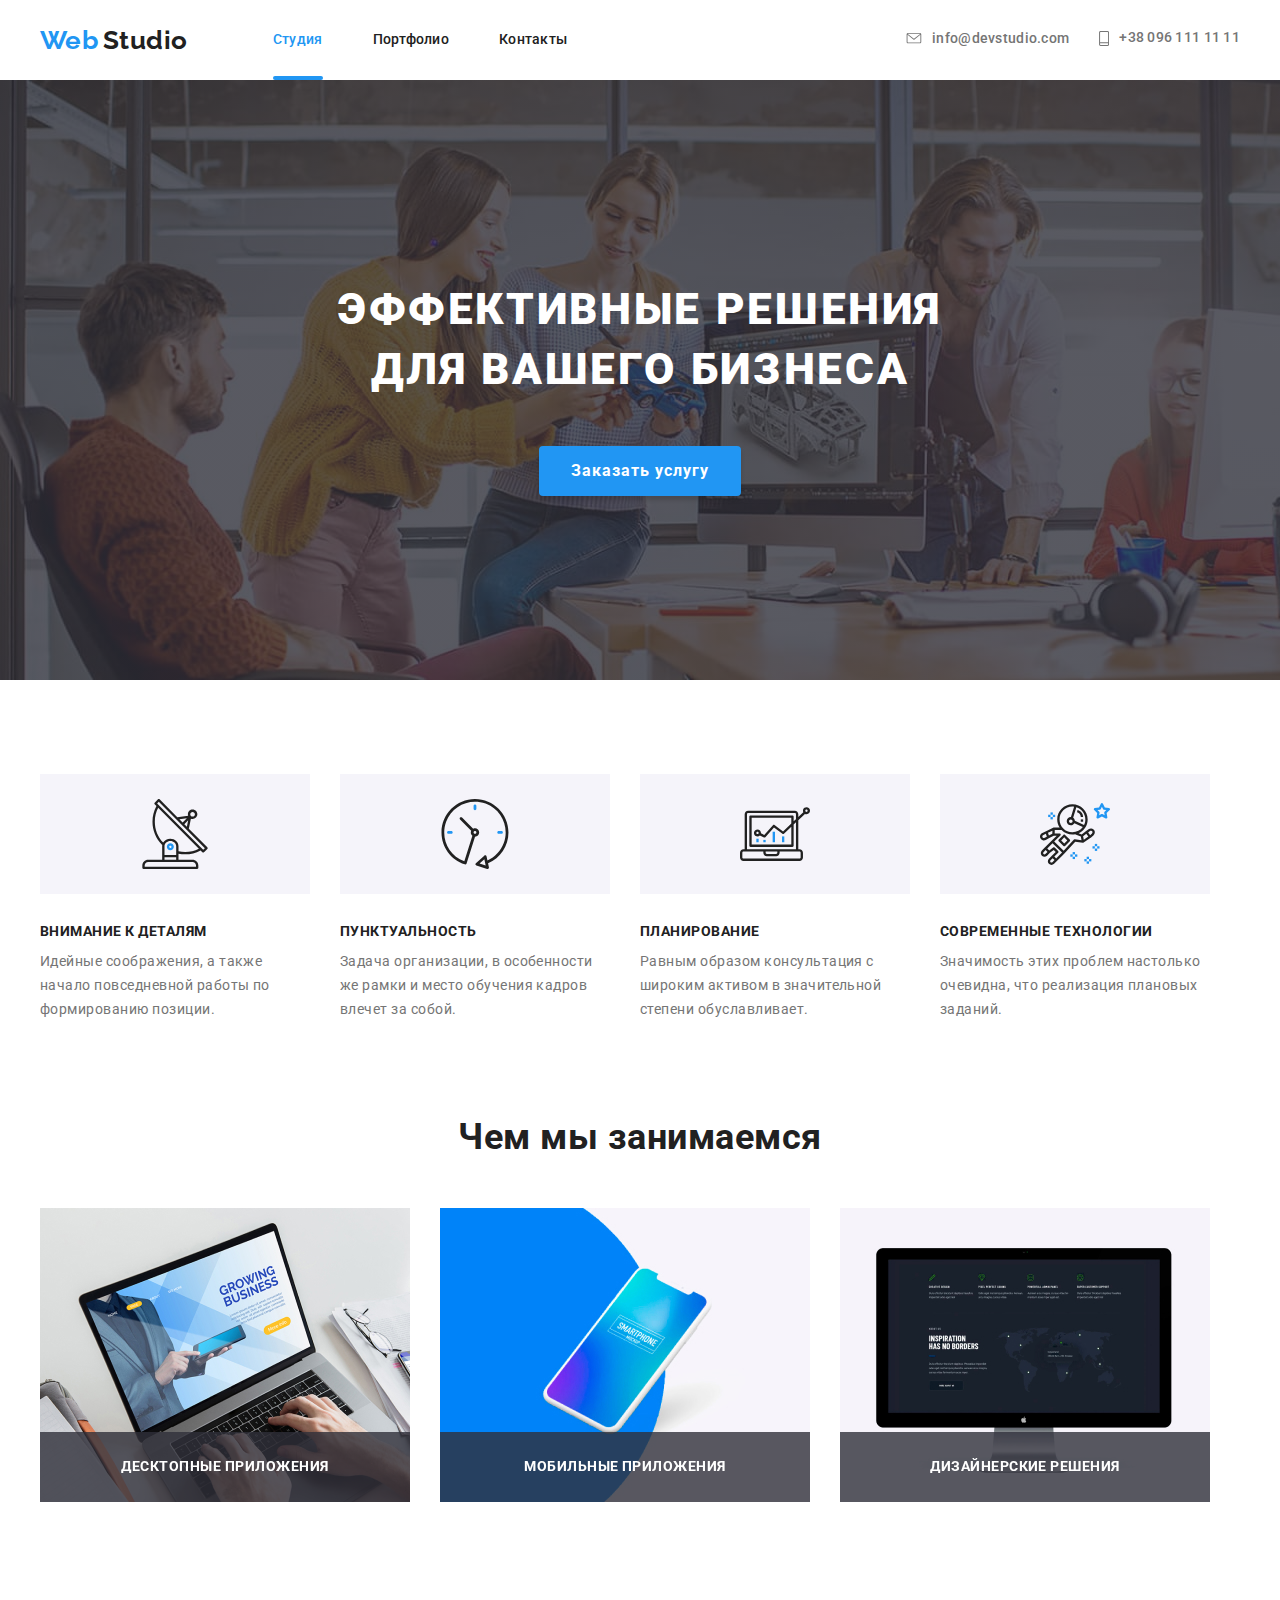
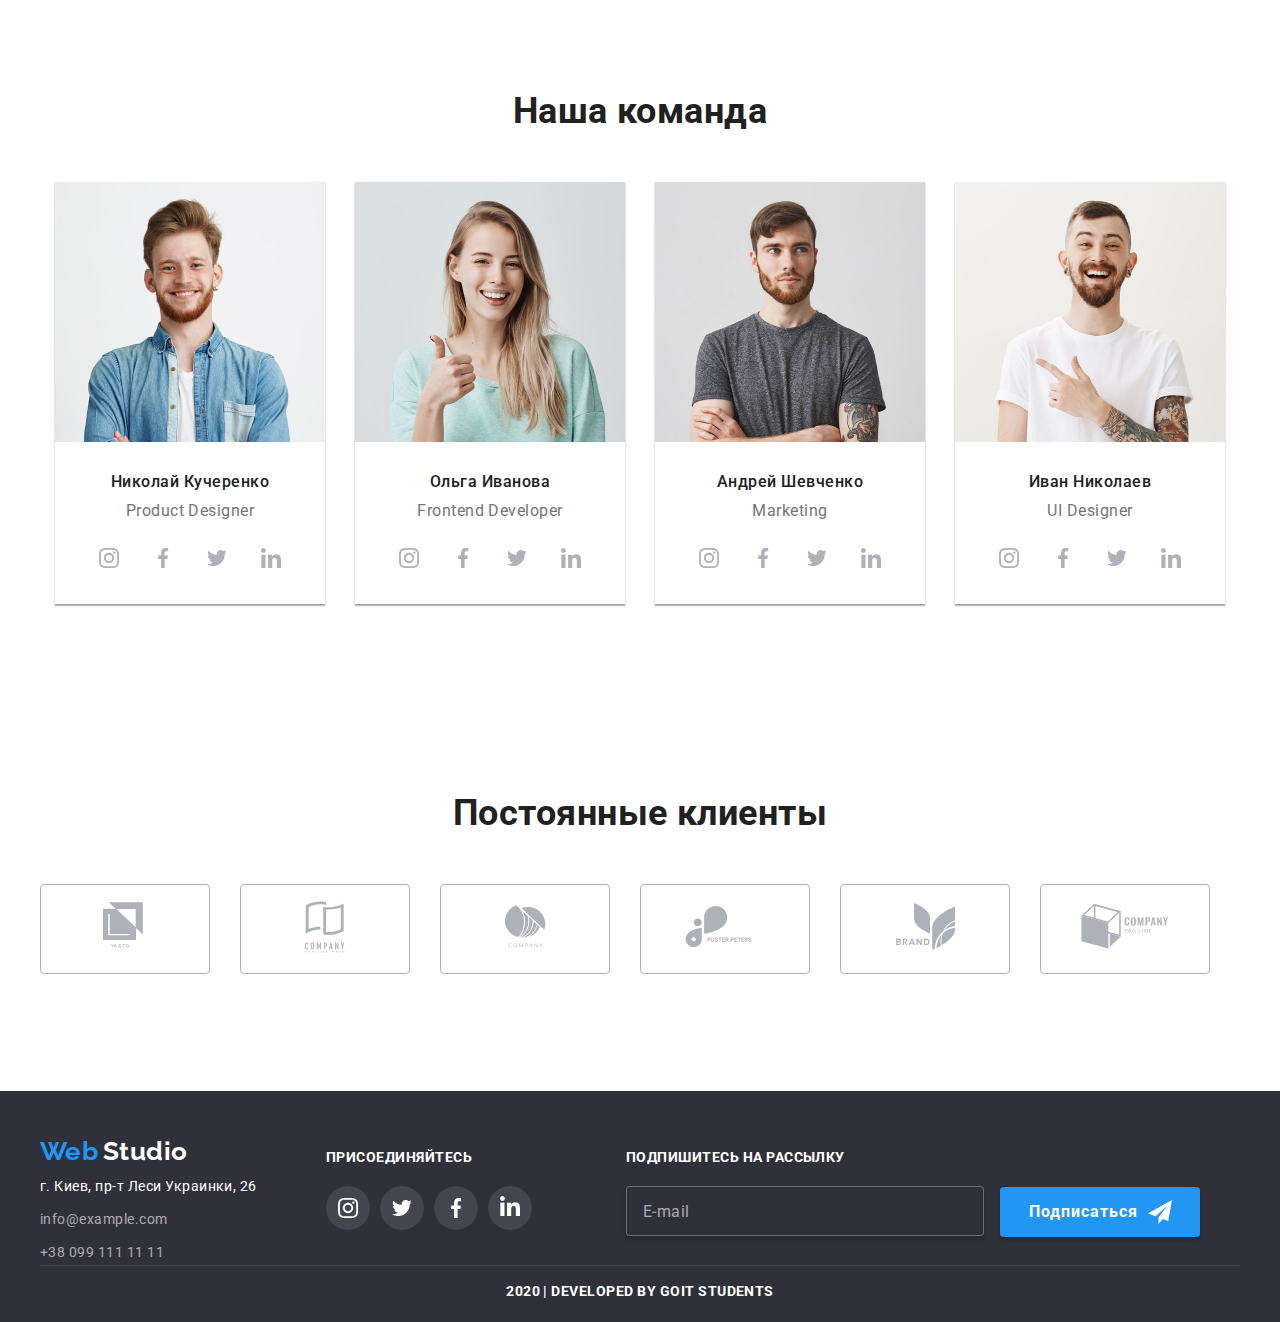
<file: index.html>
<!DOCTYPE html>
<html lang="ru">
  <head>
    <meta charset="UTF-8" />
    <meta name="viewport" content="width=device-width, initial-scale=1.0" />
    <title>Document</title>
    <link
      rel="stylesheet"
      href="https://cdnjs.cloudflare.com/ajax/libs/modern-normalize/0.6.0/modern-normalize.min.css"
    />
    <link
      href="https://fonts.googleapis.com/css2?family=Raleway:wght@700&family=Roboto:wght@400;500;700;900&display=swap"
      rel="stylesheet"
    />
    <link rel="stylesheet" href="./style.css" />
  </head>
  <body>
    <!-- Header -->
    <header>
      <div class="container">
        <nav class="first-nav">
          <a href="./index.html"
            ><span class="web-logo">Web</span>
            <span class="studio-logo">Studio</span></a
          >
          <ul class="header-nav">
            <li class="item">
              <a class="link this" href="./index.html">Студия</a>
            </li>
            <li class="item">
              <a href="./portfolio.html" class="link">Портфолио</a>
            </li>
            <li class="item"><a href="" class="link">Контакты</a></li>
          </ul>
          <ul class="contacts">
            <li class="item">
              <a href="" class="email">
                <svg width="16" height="11" class="contacts-icon">
                  <use href="./images/sprite-svg.svg#icon-email"></use>
                </svg>
                info@devstudio.com</a
              >
            </li>
            <li class="item">
              <a href="" class="phone">
                <svg width="10" height="15" class="contacts-icon">
                  <use href="./images/sprite-svg.svg#icon-phone"></use>
                </svg>
                +38 096 111 11 11</a
              >
            </li>
          </ul>
        </nav>
      </div>
    </header>
    <main>
      <!--Hero-->
      <section class="hero">
        <div class="container">
          <h1 class="hero-title">
            Эффективные решения <br />
            для вашего бизнеса
          </h1>
          <p>
            <a class="hero-button" data-modal-open>Заказать услугу</a>
          </p>

          <div class="backdrop is-hidden" data-modal>
            <div class="modal">
              <button class="close-button" data-modal-close>
                <svg width="11" height="11" class="close-svg">
                  <use href="./images/svg/close.svg#close"></use>
                </svg>
              </button>
              <p class="modal-title">
                Оставьте свои данные, мы вам перезвоним
              </p>
              <form action="" autocomplete="off">
                <label class="form-field">
                  <input
                    type="text"
                    name="name"
                    id="name"
                    class="form name"
                    placeholder=" "
                  />
                  <span class="label">Имя</span>
                  <svg width="18" height="18" class="modal-icon">
                    <use href="./images/svg/persone.svg#persone"></use>
                  </svg>
                </label>
                <label class="form-field">
                  <input
                    type="tel"
                    name="tel"
                    id="tel"
                    class="form tel"
                    placeholder=" "
                  />
                  <span class="label">Телефон</span>
                  <svg width="18" height="18" class="modal-icon">
                    <use href="./images/svg/modal-phone.svg#modal-phone"></use>
                  </svg>
                </label>
                <label class="form-field">
                  <input
                    type="email"
                    name="email"
                    id="email"
                    class="form modal-email"
                    placeholder=" "
                  />
                  <span class="label">Почта</span>
                  <svg width="18" height="18" class="modal-icon">
                    <use href="./images/svg/modal-email.svg#modal-email"></use>
                  </svg>
                </label>

                <textarea
                  name="comment"
                  id="comment"
                  placeholder="Комментарий"
                ></textarea>
                <br />
                <div role="group" class="div-checkbox">
                  <label class="checkbox-label">
                    <input type="checkbox" name="checkbox" class="checkbox" />
                    <span class="custom-checkbox"></span>
                    Соглашаюсь с рассылкой и принимаю
                    <a href="" class="modal-link">Условия договора</a></label
                  >
                </div>

                <a href="" class="hero-button">Отправить</a>
              </form>
            </div>
          </div>
        </div>
      </section>
      <!-- Avantages -->
      <section class="avantages-section">
        <div class="container">
          <ul class="aventages-list">
            <li class="item">
              <div class="image-container">
                <svg width="70" height="70" class="aventages-icon">
                  <use href="./images/sprite-svg.svg#icon-antenna"></use>
                </svg>
              </div>
              <h3 class="avantages-title">Внимание к деталям</h3>
              <p class="avantages-text">
                Идейные соображения, а также начало повседневной работы по
                формированию позиции.
              </p>
            </li>
            <li class="item">
              <div class="image-container">
                <svg width="70" height="70" class="aventages-icon">
                  <use href="./images/sprite-svg.svg#icon-clock"></use>
                </svg>
              </div>

              <h3 class="avantages-title">Пунктуальность</h3>
              <p class="avantages-text">
                Задача организации, в особенности же рамки и место обучения
                кадров влечет за собой.
              </p>
            </li>
            <li class="item">
              <div class="image-container">
                <svg width="70" height="70" class="aventages-icon">
                  <use href="./images/sprite-svg.svg#icon-diagram"></use>
                </svg>
              </div>

              <h3 class="avantages-title">Планирование</h3>
              <p class="avantages-text">
                Равным образом консультация с широким активом в значительной
                степени обуславливает.
              </p>
            </li>
            <li class="item">
              <div class="image-container">
                <svg width="70" height="70" class="aventages-icon">
                  <use href="./images/sprite-svg.svg#icon-astronaut"></use>
                </svg>
              </div>

              <h3 class="avantages-title">Современные технологии</h3>
              <p class="avantages-text">
                Значимость этих проблем настолько очевидна, что реализация
                плановых заданий.
              </p>
            </li>
          </ul>
        </div>
      </section>
      <!-- Our work -->
      <section class="work-section">
        <div class="container">
          <h2 class="work-title">Чем мы занимаемся</h2>
          <ul class="work-list">
            <li class="item">
              <img
                class="work-image"
                src="./images/index/decorating.jpg"
                alt="Photo"
                width="370"
                height="294"
              />

              <div class="examples-container">
                <h3 class="examples">Десктопные приложения</h3>
              </div>
            </li>

            <li class="item">
              <img
                class="work-image"
                src="./images/index/mobile.jpg"
                alt="Photo"
                width="370"
                height="294"
              />
              <div class="examples-container">
                <h3 class="examples">Мобильные приложения</h3>
              </div>
            </li>

            <li class="item">
              <img
                class="work-image"
                src="./images/index/decigner.jpg"
                alt="Photo"
                width="370"
                height="294"
              />
              <div class="examples-container">
                <h3 class="examples">Дизайнерские решения</h3>
              </div>
            </li>
          </ul>
        </div>
      </section>
      <!-- Our team -->
      <section class="team-section">
        <div class="container">
          <h2 class="team-title">Наша команда</h2>
          <ul class="team-list">
            <li class="item">
              <img
                class="team-images"
                src="./images/index/product-designer.jpg"
                alt="Photo"
                width="270"
                height="260"
              />
              <p class="worker-name">Николай Кучеренко</p>
              <p class="name-of-work">Product Designer</p>

              <ul class="links">
                <li class="item">
                  <a
                    href=""
                    class="social-networks"
                    aria-label="Link to Instagram"
                    ><div class="networks instagram">
                      <svg width="20" height="20" class="link-icon">
                        <use
                          href="./images/sprite-svg.svg#icon-instagram"
                        ></use>
                      </svg></div
                  ></a>
                </li>
                <li class="item">
                  <a
                    href=""
                    class="social-networks"
                    aria-label="Link to Twitter"
                    ><div class="networks">
                      <svg width="20" height="20" class="link-icon">
                        <use href="./images/sprite-svg.svg#icon-facebook"></use>
                      </svg></div
                  ></a>
                </li>
                <li class="item">
                  <a
                    href=""
                    class="social-networks"
                    aria-label="Link to Facebook"
                  >
                    <div class="networks">
                      <svg width="20" height="20" class="link-icon">
                        <use href="./images/sprite-svg.svg#icon-twitter"></use>
                      </svg>
                    </div>
                  </a>
                </li>
                <li class="item">
                  <a
                    href=""
                    class="social-networks"
                    aria-label="Link to LinkedIn"
                  >
                    <div class="networks">
                      <svg width="20" height="20" class="link-icon">
                        <use href="./images/sprite-svg.svg#icon-linkedin"></use>
                      </svg>
                    </div>
                  </a>
                </li>
              </ul>
            </li>
            <li class="item">
              <img
                class="team-images"
                src="./images/index/frontend-developer.jpg"
                alt="Photo"
                width="270"
                height="260"
              />
              <p class="worker-name">Ольга Иванова</p>
              <p class="name-of-work">Frontend Developer</p>
              <ul class="links">
                <li class="item">
                  <a
                    href=""
                    class="social-networks"
                    aria-label="Link to Instagram"
                  >
                    <div class="networks instagram">
                      <svg width="20" height="20" class="link-icon">
                        <use
                          href="./images/sprite-svg.svg#icon-instagram"
                        ></use>
                      </svg>
                    </div>
                  </a>
                </li>
                <li class="item">
                  <a
                    href=""
                    class="social-networks"
                    aria-label="Link to Twitter"
                  >
                    <div class="networks">
                      <svg width="20" height="20" class="link-icon">
                        <use href="./images/sprite-svg.svg#icon-facebook"></use>
                      </svg>
                    </div>
                  </a>
                </li>
                <li class="item">
                  <a
                    href=""
                    class="social-networks"
                    aria-label="Link to Facebook"
                  >
                    <div class="networks">
                      <svg width="20" height="20" class="link-icon">
                        <use href="./images/sprite-svg.svg#icon-twitter"></use>
                      </svg>
                    </div>
                  </a>
                </li>
                <li class="item">
                  <a
                    href=""
                    class="social-networks"
                    aria-label="Link to LinkedIn"
                  >
                    <div class="networks">
                      <svg width="20" height="20" class="link-icon">
                        <use href="./images/sprite-svg.svg#icon-linkedin"></use>
                      </svg>
                    </div>
                  </a>
                </li>
              </ul>
            </li>
            <li class="item">
              <img
                class="team-images"
                src="./images/index/marketing.jpg"
                alt="Photo"
                width="270"
                height="260"
              />
              <p class="worker-name">Андрей Шевченко</p>
              <p class="name-of-work">Marketing</p>

              <ul class="links">
                <li class="item">
                  <a
                    href=""
                    class="social-networks"
                    aria-label="Link to Instagram"
                  >
                    <div class="networks instagram">
                      <svg width="20" height="20" class="link-icon">
                        <use
                          href="./images/sprite-svg.svg#icon-instagram"
                        ></use>
                      </svg>
                    </div>
                  </a>
                </li>
                <li class="item">
                  <a
                    href=""
                    class="social-networks"
                    aria-label="Link to Twitter"
                  >
                    <div class="networks">
                      <svg width="20" height="20" class="link-icon">
                        <use href="./images/sprite-svg.svg#icon-facebook"></use>
                      </svg>
                    </div>
                  </a>
                </li>
                <li class="item">
                  <a
                    href=""
                    class="social-networks"
                    aria-label="Link to Facebook"
                  >
                    <div class="networks">
                      <svg width="20" height="20" class="link-icon">
                        <use href="./images/sprite-svg.svg#icon-twitter"></use>
                      </svg>
                    </div>
                  </a>
                </li>
                <li class="item">
                  <a
                    href=""
                    class="social-networks"
                    aria-label="Link to LinkedIn"
                  >
                    <div class="networks">
                      <svg width="20" height="20" class="link-icon">
                        <use href="./images/sprite-svg.svg#icon-linkedin"></use>
                      </svg>
                    </div>
                  </a>
                </li>
              </ul>
            </li>
            <li class="item">
              <img
                class="team-images"
                src="./images/index/ui-designer.jpg"
                alt="Photo"
                width="270"
                height="260"
              />
              <p class="worker-name">Иван Николаев</p>
              <p class="name-of-work">UI Designer</p>

              <ul class="links">
                <li class="item">
                  <a
                    href=""
                    class="social-networks"
                    aria-label="Link to Instagram"
                  >
                    <div class="networks instagram">
                      <svg width="20" height="20" class="link-icon">
                        <use
                          href="./images/sprite-svg.svg#icon-instagram"
                        ></use>
                      </svg>
                    </div>
                  </a>
                </li>
                <li class="item">
                  <a
                    href=""
                    class="social-networks"
                    aria-label="Link to Twitter"
                  >
                    <div class="networks">
                      <svg width="20" height="20" class="link-icon">
                        <use href="./images/sprite-svg.svg#icon-facebook"></use>
                      </svg>
                    </div>
                  </a>
                </li>
                <li class="item">
                  <a
                    href=""
                    class="social-networks"
                    aria-label="Link to Facebook"
                  >
                    <div class="networks">
                      <svg width="20" height="20" class="link-icon">
                        <use href="./images/sprite-svg.svg#icon-twitter"></use>
                      </svg>
                    </div>
                  </a>
                </li>
                <li class="item">
                  <a
                    href=""
                    class="social-networks"
                    aria-label="Link to LinkedIn"
                  >
                    <div class="networks">
                      <svg width="20" height="20" class="link-icon">
                        <use href="./images/sprite-svg.svg#icon-linkedin"></use>
                      </svg>
                    </div>
                  </a>
                </li>
              </ul>
            </li>
          </ul>
        </div>
      </section>
      <!-- Often clients -->
      <section class="often-clients">
        <div class="container">
          <h2 class="clients-title">Постоянные клиенты</h2>
          <ul class="clients-list">
            <li class="item">
              <a href="">
                <svg width="44" height="49" class="clients-icon">
                  <use href="./images/sprite-svg.svg#icon-logo-1"></use>
                </svg>
              </a>
            </li>
            <li class="item">
              <a href="">
                <svg width="40" height="52" class="clients-icon">
                  <use href="./images/sprite-svg.svg#icon-logo-2"></use>
                </svg>
              </a>
            </li>
            <li class="item">
              <a href="">
                <svg width="41" height="43" class="clients-icon">
                  <use href="./images/sprite-svg.svg#icon-logo-3"></use>
                </svg>
              </a>
            </li>
            <li class="item">
              <a href=""
                ><svg width="80" height="42" class="clients-icon">
                  <use href="./images/sprite-svg.svg#icon-logo-4"></use>
                </svg>
              </a>
            </li>
            <li class="item">
              <a href=""
                ><svg width="59" height="47" class="clients-icon">
                  <use href="./images/sprite-svg.svg#icon-logo-5"></use>
                </svg>
              </a>
            </li>
            <li class="item">
              <a href="">
                <svg width="88" height="45" class="clients-icon">
                  <use href="./images/sprite-svg.svg#icon-logo-6"></use>
                </svg>
              </a>
            </li>
          </ul>
        </div>
      </section>
    </main>
    <!-- Footer -->
    <footer class="footer">
      <div class="container">
        <div class="flex">
          <div class="first-container">
            <p class="footer-logo">
              <span class="footer-web">Web</span>
              <span class="footer-studio">Studio</span>
            </p>
            <p class="communication street">г. Киев, пр-т Леси Украинки, 26</p>
            <p class="communication">info@example.com</p>
            <p class="communication">+38 099 111 11 11</p>
          </div>
          <div class="second-container">
            <b class="first-footer-communication">Присоединяйтесь</b>
            <ul class="footer-list">
              <li class="item">
                <a href="" aria-label="Link to Instagram">
                  <div class="footer-social instagram">
                    <svg width="20" height="20" class="footer-icon">
                      <use href="./images/sprite-svg.svg#icon-instagram"></use>
                    </svg>
                  </div>
                </a>
              </li>
              <li class="item">
                <a href="" aria-label="Link to Twitter">
                  <div class="footer-social">
                    <svg width="20" height="20" class="footer-icon">
                      <use href="./images/sprite-svg.svg#icon-twitter"></use>
                    </svg>
                  </div>
                </a>
              </li>
              <li class="item">
                <a href="" aria-label="Link to Facebook">
                  <div class="footer-social">
                    <svg width="20" height="20" class="footer-icon">
                      <use href="./images/sprite-svg.svg#icon-facebook"></use>
                    </svg>
                  </div>
                </a>
              </li>

              <li class="item">
                <div class="footer-social">
                  <a href="" aria-label="Link to LinkedIn">
                    <svg width="20" height="20" class="footer-icon">
                      <use href="./images/sprite-svg.svg#icon-linkedin"></use>
                    </svg>
                  </a>
                </div>
              </li>
            </ul>
          </div>
          <div class="third-container">
            <b class="first-footer-communication">Подпишитесь на рассылку</b>
            <br />
            <input
              type="email"
              name="footer-email"
              id="footer-email"
              placeholder="E-mail"
              class="footer-email"
            />
            <button class="footer-button">
              Подписаться
              <svg class="button-svg" width="24" height="24">
                <use href="./images/svg/fly.svg#fly"></use>
              </svg>
            </button>
          </div>
        </div>
        <p class="second-footer-communication">
          2020 | Developed by GoIT Students
        </p>
      </div>
    </footer>
    <script src="./js/modal.js"></script>
  </body>
</html>
</file>
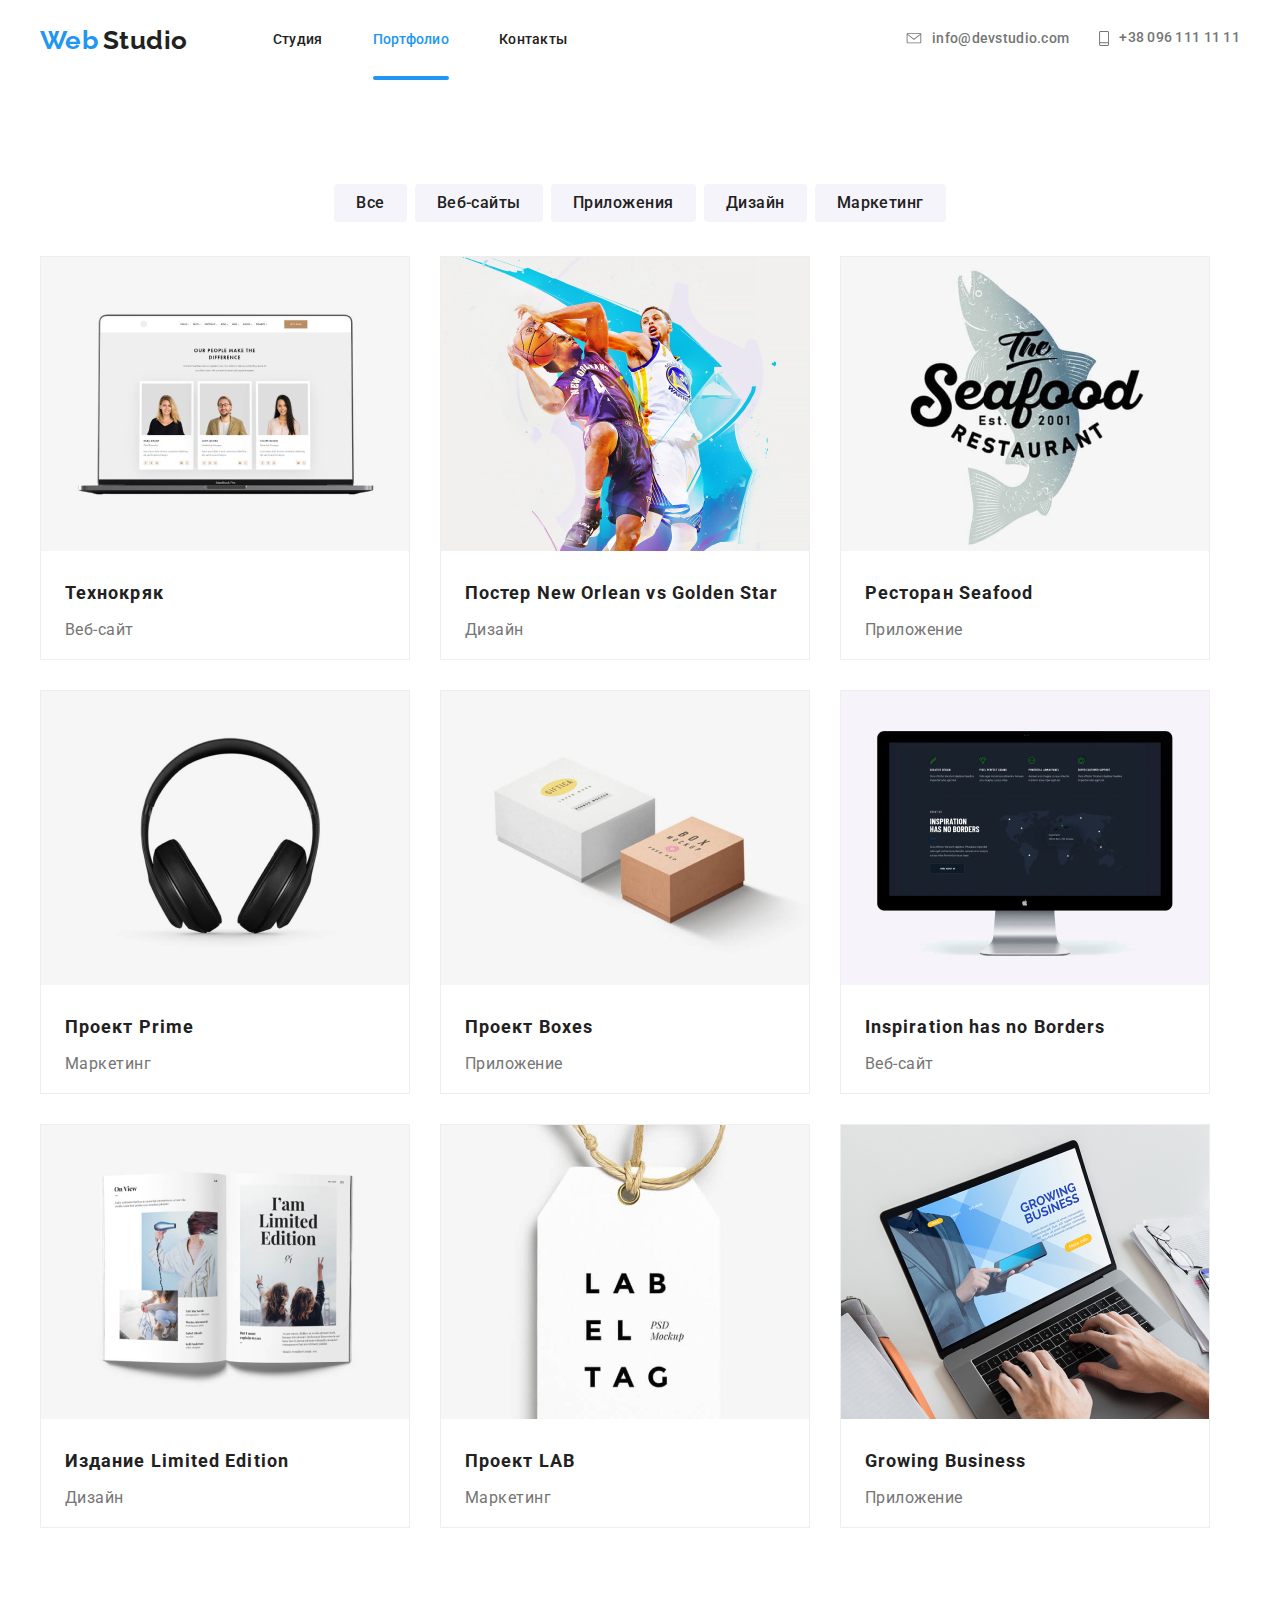
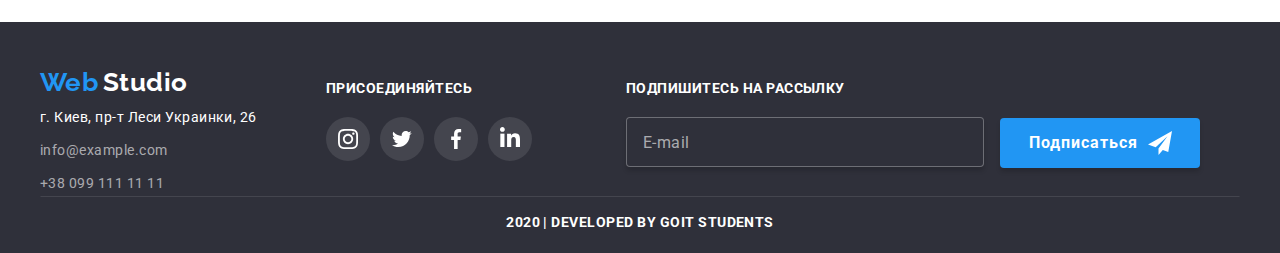
<file: portfolio.html>
<!DOCTYPE html>
<html lang="en">
  <head>
    <meta charset="UTF-8" />
    <meta name="viewport" content="width=device-width, initial-scale=1.0" />
    <title>Document</title>
    <link
      rel="stylesheet"
      href="https://cdnjs.cloudflare.com/ajax/libs/modern-normalize/0.6.0/modern-normalize.min.css"
    />
    <link
      href="https://fonts.googleapis.com/css2?family=Raleway:wght@700&family=Roboto:wght@400;500;700;900&display=swap"
      rel="stylesheet"
    />
    <link rel="stylesheet" href="./style.css" />
  </head>
  <body>
    <!-- Header -->
    <header>
      <div class="container">
        <nav class="first-nav">
          <a href="./index.html"
            ><span class="web-logo">Web</span>
            <span class="studio-logo">Studio</span></a
          >
          <ul class="header-nav">
            <li class="item">
              <a class="link" href="./index.html">Студия</a>
            </li>
            <li class="item">
              <a href="./portfolio.html" class="link this">Портфолио</a>
            </li>
            <li class="item"><a href="" class="link">Контакты</a></li>
          </ul>
          <ul class="contacts">
            <li class="item">
              <a href="" class="email">
                <svg width="16" height="11" class="contacts-icon">
                  <use href="./images/sprite-svg.svg#icon-email"></use>
                </svg>
                info@devstudio.com</a
              >
            </li>
            <li class="item">
              <a href="" class="phone">
                <svg width="10" height="15" class="contacts-icon">
                  <use href="./images/sprite-svg.svg#icon-phone"></use>
                </svg>
                +38 096 111 11 11</a
              >
            </li>
          </ul>
        </nav>
      </div>
    </header>
    <main>
      <section class="portfolio-section">
        <!-- Radio buttons -->
        <div class="container">
          <nav class="button-nav">
            <ul class="button-list">
              <li class="item"><a class="button" href="">Все</a></li>
              <li class="item"><a class="button" href="">Веб-сайты</a></li>
              <li class="item"><a class="button" href="">Приложения</a></li>
              <li class="item"><a class="button" href="">Дизайн</a></li>
              <li class="item"><a class="button" href="">Маркетинг</a></li>
            </ul>
          </nav>
          <!-- Works -->

          <ul class="list-of-work">
            <li class="item">
              <div class="position-container">
                <img
                  class="portfolio-image"
                  src="./images/portfolio/first.jpg"
                  alt=""
                />
                <p class="transform-text">
                  Технокряк это современная площадка распространения
                  коронавируса. Компании используют эту платформу для цифрового
                  шпионажа и атак на защищённые сервера конкурентов.
                </p>
              </div>

              <h3 class="works-title">Технокряк</h3>
              <p class="type-of-work">Веб-сайт</p>
            </li>
            <li class="item">
              <div class="position-container">
                <img src="./images/portfolio/second.jpg" alt="" />

                <p class="transform-text">
                  Технокряк это современная площадка распространения
                  коронавируса. Компании используют эту платформу для цифрового
                  шпионажа и атак на защищённые сервера конкурентов.
                </p>
              </div>
              <h3 class="works-title">Постер New Orlean vs Golden Star</h3>
              <p class="type-of-work">Дизайн</p>
            </li>
            <li class="item">
              <div class="position-container">
                <img src="./images/portfolio/third.jpg" alt="" />

                <p class="transform-text">
                  Технокряк это современная площадка распространения
                  коронавируса. Компании используют эту платформу для цифрового
                  шпионажа и атак на защищённые сервера конкурентов.
                </p>
              </div>
              <h3 class="works-title">Ресторан Seafood</h3>
              <p class="type-of-work">Приложение</p>
            </li>
            <li class="item">
              <div class="position-container">
                <img src="./images/portfolio/fourth.jpg" alt="" />

                <p class="transform-text">
                  Технокряк это современная площадка распространения
                  коронавируса. Компании используют эту платформу для цифрового
                  шпионажа и атак на защищённые сервера конкурентов.
                </p>
              </div>
              <h3 class="works-title">Проект Prime</h3>
              <p class="type-of-work">Маркетинг</p>
            </li>
            <li class="item">
              <div class="position-container">
                <img src="./images/portfolio/fiveth.jpg" alt="" />

                <p class="transform-text">
                  Технокряк это современная площадка распространения
                  коронавируса. Компании используют эту платформу для цифрового
                  шпионажа и атак на защищённые сервера конкурентов.
                </p>
              </div>
              <h3 class="works-title">Проект Boxes</h3>
              <p class="type-of-work">Приложение</p>
            </li>
            <li class="item">
              <div class="position-container">
                <img src="./images/portfolio/sixth.jpg" alt="" />

                <p class="transform-text">
                  Технокряк это современная площадка распространения
                  коронавируса. Компании используют эту платформу для цифрового
                  шпионажа и атак на защищённые сервера конкурентов.
                </p>
              </div>
              <h3 class="works-title">Inspiration has no Borders</h3>
              <p class="type-of-work">Веб-сайт</p>
            </li>
            <li class="item">
              <div class="position-container">
                <img src="./images/portfolio/seventh.jpg" alt="" />

                <p class="transform-text">
                  Технокряк это современная площадка распространения
                  коронавируса. Компании используют эту платформу для цифрового
                  шпионажа и атак на защищённые сервера конкурентов.
                </p>
              </div>
              <h3 class="works-title">Издание Limited Edition</h3>
              <p class="type-of-work">Дизайн</p>
            </li>
            <li class="item">
              <div class="position-container">
                <img src="./images/portfolio/eighth.jpg" alt="" />

                <p class="transform-text">
                  Технокряк это современная площадка распространения
                  коронавируса. Компании используют эту платформу для цифрового
                  шпионажа и атак на защищённые сервера конкурентов.
                </p>
              </div>
              <h3 class="works-title">Проект LAB</h3>
              <p class="type-of-work">Маркетинг</p>
            </li>
            <li class="item">
              <div class="position-container">
                <img src="./images/portfolio/nineth.jpg" alt="" />

                <p class="transform-text">
                  Технокряк это современная площадка распространения
                  коронавируса. Компании используют эту платформу для цифрового
                  шпионажа и атак на защищённые сервера конкурентов.
                </p>
              </div>
              <h3 class="works-title">Growing Business</h3>
              <p class="type-of-work">Приложение</p>
            </li>
          </ul>
        </div>
      </section>
    </main>
    <!-- Footer -->
    <footer class="footer">
      <div class="container">
        <div class="flex">
          <div class="first-container">
            <p class="footer-logo">
              <span class="footer-web">Web</span>
              <span class="footer-studio">Studio</span>
            </p>
            <p class="communication street">г. Киев, пр-т Леси Украинки, 26</p>
            <p class="communication">info@example.com</p>
            <p class="communication">+38 099 111 11 11</p>
          </div>
          <div class="second-container">
            <b class="first-footer-communication">Присоединяйтесь</b>
            <ul class="footer-list">
              <li class="item">
                <a href="" aria-label="Link to Instagram">
                  <div class="footer-social instagram">
                    <svg width="20" height="20" class="footer-icon">
                      <use href="./images/sprite-svg.svg#icon-instagram"></use>
                    </svg>
                  </div>
                </a>
              </li>
              <li class="item">
                <a href="" aria-label="Link to Twitter">
                  <div class="footer-social">
                    <svg width="20" height="20" class="footer-icon">
                      <use href="./images/sprite-svg.svg#icon-twitter"></use>
                    </svg>
                  </div>
                </a>
              </li>
              <li class="item">
                <a href="" aria-label="Link to Facebook">
                  <div class="footer-social">
                    <svg width="20" height="20" class="footer-icon">
                      <use href="./images/sprite-svg.svg#icon-facebook"></use>
                    </svg>
                  </div>
                </a>
              </li>

              <li class="item">
                <div class="footer-social">
                  <a href="" aria-label="Link to LinkedIn">
                    <svg width="20" height="20" class="footer-icon">
                      <use href="./images/sprite-svg.svg#icon-linkedin"></use>
                    </svg>
                  </a>
                </div>
              </li>
            </ul>
          </div>
          <div class="third-container">
            <b class="first-footer-communication">Подпишитесь на рассылку</b>
            <br />
            <input
              type="email"
              name="footer-email"
              id="footer-email"
              placeholder="E-mail"
              class="footer-email"
            />
            <button class="footer-button">
              Подписаться
              <svg class="button-svg" width="24" height="24">
                <use href="./images/svg/fly.svg#fly"></use>
              </svg>
            </button>
          </div>
        </div>
        <p class="second-footer-communication">
          2020 | Developed by GoIT Students
        </p>
      </div>
    </footer>
  </body>
</html>
</file>
<file: style.css>
:root {
  --accent-color: #2196f3;
  --title-color: #212121;
  --text-color: #757575;
  --bgc-color: #f5f4fa;
  --white-color: #ffffff;
}
body {
  color: var(--text-color);
  font-family: 'Roboto', sans-serif;
  letter-spacing: 0.03em;
}
h1,
h2,
h3,
h4 {
  color: var(--title-color);
}
ul {
  list-style: none;
  padding: 0;
  margin: 0;
}
a {
  text-decoration: none;
}
/* Header */
.first-nav {
  display: flex;
  align-items: center;
}
.web-logo {
  color: var(--accent-color);
  font-family: 'Raleway', sans-serif;
  font-weight: 700;
  font-size: 26px;
  line-height: 1.19;
}
.studio-logo {
  color: var(--title-color);
  font-family: 'Raleway', sans-serif;
  font-weight: 700;
  font-size: 26px;
  line-height: 1.19;
}
.link {
  display: inline-block;
  padding-top: 32px;
  padding-bottom: 32px;
  color: var(--title-color);
  font-weight: 500;
  font-size: 14px;
  line-height: 1.14;
  letter-spacing: 0.02em;
  transition: color 250ms cubic-bezier(0.4, 0, 0.2, 1);
}
.link.this {
  color: var(--accent-color);
}

.header-nav .this::after {
  content: '';
  position: absolute;
  width: 100%;
  height: 4px;
  display: block;
  bottom: 0;
  border-radius: 2px;
  background-color: var(--accent-color);
}
.header-nav .item {
  position: relative;
}
.header-nav {
  display: flex;
  margin-left: 85px;
}
.header-nav .item:not(:last-child) {
  margin-right: 50px;
}

.header-nav .link:hover,
.header-nav .link:focus {
  color: var(--accent-color);
  transition: 250ms;
}
.contacts .email,
.contacts .phone {
  font-weight: 500;
  font-size: 14px;
  line-height: 1.14;
  color: inherit;
  letter-spacing: 0.02em;cubi
  transition: color 250ms cubic-bezier(0.4, 0, 0.2, 1);
}
.contacts .email:hover,
.contacts .email:focus,
.contacts .phone:hover,
.contacts .phone:focus {
  color: var(--accent-color);
}
.contacts {
  display: flex;
  margin-left: auto;
}
.contacts .item:not(:last-child) {
  margin-right: 30px;
}

/* .contacts .item {
  display: inline-flex;
  align-items: center;
} */
.email,
.phone {
  display: inline-flex;
  align-items: center;
}
.contacts-icon {
  fill: currentColor;
  margin-right: 10px;
}

.contacts .item:hover {
  color: var(--accent-color);
}
/* Footer */
.footer {
  display: flex;
  background-color: #2f303a;
}
.flex {
  display: flex;
}
.container.flex {
  display: flex;
}
.footer-logo {
  margin-bottom: 0;
  margin-top: 45px;
}
.footer-web {
  color: var(--accent-color);
  font-family: 'Raleway', sans-serif;
  font-weight: 700;
  font-size: 26px;
  line-height: 1.19;
}
.footer-studio {
  color: var(--white-color);
  font-family: 'Raleway', sans-serif;
  font-weight: 700;
  font-size: 26px;
  line-height: 1.19;
}

.communication.street {
  color: var(--white-color);
  margin-bottom: 0px;
  margin-top: 8px;
}
.communication {
  color: rgba(255, 255, 255, 0.6);
  font-size: 14px;
  line-height: 1.71;
  margin-top: 9px;
  margin-bottom: 0px;
}
.first-footer-communication {

  color: var(--white-color);
  font-weight: 700;
  font-size: 14px;
  line-height: 1.14;
  text-transform: uppercase;
  text-align: center;
}
.second-footer-communication {
  padding-top: 18px;
  padding-bottom: 21px;
  border: 1px solid;
  border-color: rgba(255, 255, 255, 0.1) #2f303a #2f303a #2f303a;
  margin-top: 0;
  margin-bottom: 0;
  color: var(--white-color);
  font-weight: 700;
  font-size: 14px;
  line-height: 1.14;
  text-transform: uppercase;
  text-align: center;
}
.second-container {
  margin-left: 69px;
  margin-top: 57px;
}
.third-container{
  display: inline-block;
  margin-top: 57px;
  margin-left: 94px;
}
.footer-email{
  margin-top: 20px;
  padding-left: 16px;
  width: 358px;
  height: 50px;
  color: var(--white-color);
  background-color: #2f303a ;
  border: 1px solid rgba(255, 255, 255, 0.3);
  box-shadow: 0px 4px 4px rgba(0, 0, 0, 0.15);
  border-radius: 4px;
}
.footer-email::placeholder{
  font-size: 16px;
  line-height: 1.25;
  padding-top: 15px;
  padding-bottom: 15px;
  margin-left: 16px;
  color: rgba(255, 255, 255, 0.6);
  letter-spacing: 0.03em;
}
.footer-button{
  display: inline-flex;
  align-items: center;
  justify-content: center;
  margin-left: 12px;
  height: 50px;
  width: 200px;
  background-color: var(--accent-color);
  color: #FFFFFF;
  box-shadow: 0px 4px 4px rgba(0, 0, 0, 0.15);
  border: none;
  border-radius: 4px;
  font-weight: 700;
  font-size: 16px;
  line-height: 1.87;
  letter-spacing: 0.06em;
}
.button-svg{
  margin-left: 10px;
  fill: var(--white-color);

}


.footer-list {
  display: flex;
}
.footer-list .item {
  margin-top: 20px;
}
.footer-icon {
  fill: var(--white-color);
}
.footer-social {
  display: inline-flex;
  padding: 0;
  width: 44px;
  height: 44px;
  background-color: rgba(255, 255, 255, 0.1);
  border-radius: 50%;
  align-items: center;
  justify-content: center;
  transition: background-color 250ms cubic-bezier(0.4, 0, 0.2, 1);
}
.footer-list .item:not(:last-child) {
  margin-right: 10px;
}
.footer-social:hover {
  background-color: var(--accent-color);
}

/* STUDIO */
.container {
  margin-left: auto;
  margin-right: auto;
  width: 1230px;
  padding-left: 15px;
  padding-right: 15px;
  /* outline: solid 1px tomato; */
}
/* Hero */
.hero {
  margin-left: auto;
  margin-right: auto;
  padding-top: 200px;
  text-align: center;
  max-width: 1600px;
  height: 600px;
  background-image: linear-gradient(
      rgba(47, 48, 58, 0.8),
      rgba(47, 48, 58, 0.8)
    ),
    url('./images/index/hero-image.jpg');
}
.hero-title {
  margin-bottom: 0px;
  margin-top: 0px;
  color: var(--white-color);
  font-weight: 900;
  font-size: 44px;
  line-height: 1.36;
  letter-spacing: 0.06em;
  text-transform: uppercase;
}
.hero-button {
  margin-top: 30px;
  margin-bottom: 0px;
  display: inline-block;
  color: var(--white-color);
  background-color: var(--accent-color);
  padding: 10px 32px;
  box-shadow: 0px 4px 4px rgba(0, 0, 0, 0.15);
  border: none;
  border-radius: 4px;
  font-weight: 700;
  font-size: 16px;
  line-height: 1.87;
  letter-spacing: 0.06em;
}
.modal {
  position: absolute;
  background-color: #fff;
  height: 581px;
  width: 528px;
box-shadow: 0px 2px 1px rgba(0, 0, 0, 0.2), 0px 1px 1px rgba(0, 0, 0, 0.14), 0px 1px 3px rgba(0, 0, 0, 0.12);
border-radius: 4px;
  bottom: 50%;
  right: 50%;
  transform: translate(50%, 50%);
}
 .backdrop {
  position: fixed;  
   
  background-color: rgba(0, 0, 0, 0.2);
  top: 0;
  left: 0;
  height: 100%;
  width: 100%;
  transition: opacity 250ms cubic-bezier(0.4, 0, 0.2, 1);
}
.close-button {
  margin-top: 8px;
  margin-right: 8px;
  margin-left: auto;
  width: 30px;
  height: 30px;
  display: flex;
  padding: 0;
  align-items: center;
  justify-content: center;
  padding: 6px;
  border: 1px solid rgba(0, 0, 0, 0.1);
  border-radius: 50%;
  background-color: var(--white-color);
}
.backdrop.is-hidden {
  opacity: 0;
  pointer-events: none;
}
.close-svg {
  fill: #000000;
  transition: fill 250ms cubic-bezier(0.4, 0, 0.2, 1);
}
.close-button:hover .close-svg {
  fill: var(--accent-color);
}
.modal-title {
  margin-left: auto;
  margin-right: auto;
  margin-top: 2px;
  margin-bottom: 0;
  width: 448px;
  color: var(--title-color);
  font-weight: 700;
  font-size: 20px;
  line-height: 1.15;
  text-align: center;
  letter-spacing: 0.03em;
}
.form-field{
  position: relative;
}
.form-field:focus-within .label,
.form:not(:placeholder-shown) + .label{
  transform: translateY(-30px) translateX(-25px);
  color: var(--accent-color);
}
.form-field:focus-within .modal-icon,
.form:not(:placeholder-shown) ~ .modal-icon{
  fill: var(--accent-color);
}
.label{
  position: absolute;
  top: 2px; 
  left: 42px;
  line-height: 1.14;
  letter-spacing: 0.01em;
  font-size: 14px;
  transition: transform 250ms cubic-bezier(0.4, 0, 0.2, 1); 
}
.form {
  padding-left: 42px;
  margin-bottom: 28px;
  width: 448px;
  height: 40px;
  border: 1px solid rgba(33, 33, 33, 0.2);
  border-radius: 4px;
}
.modal-icon{
  position: absolute;
  top: 0; 
  left: 19px;
  fill: var(--title-color);
  transition: fill 250ms cubic-bezier(0.4, 0, 0.2, 1) ;
}
.name{
  margin-top: 30px;
}
textarea {
  padding: 12px 16px;
  margin-left: auto;
  margin-right: auto;
  resize: none;
  width: 448px;
  height: 120px;
  border: 1px solid rgba(33, 33, 33, 0.2);
}

.checkbox {
  position: absolute;
  width: 1px;
  height: 1px;
  margin: -1px;
  padding: 0;
  overflow: hidden;
  border: 0;
  clip: rect(0 0 0 0)

}
.custom-checkbox{
  display: inline-block;
  margin-right: 7px;
  width: 16px;
  height: 15px;
  border: 2px solid var(--title-color);
  border-radius: 4px;

}
.checkbox:checked + .custom-checkbox{
  background-color: var(--accent-color);
  background-origin: border-box;
  background-image: url(./images/svg/modal-check.svg);
  background-size: cover;
  border: none;
}
/* .div-checkbox {
  display: flex;
  justify-content: center;
  align-items: center;
  margin-top: 20px;
  margin-left: auto;
  margin-right: auto;
}*/
.checkbox-label { 
  display: flex;
  align-items: center;
  justify-content: center;
  margin-top: 20px;
  font-size: 14px;
  line-height: 1.71;
  letter-spacing: 0.03em;
}
.modal-link {
  margin-left: 3px;
  color: var(--accent-color);
  
}

/* Avantages  */
.image-container {
  display: flex;
  width: 270px;
  height: 120px;
  align-items: center;
  justify-content: center;
  background-color: var(--bgc-color);
}
.aventages-list {
  display: flex;
}
.aventages-list .item:not(:last-child) {
  margin-right: 30px;
}
.aventages-list .item {
  width: 270px;
}

.avantages-section {
  padding: 94px 0px;
}
.avantages-title {
  margin-bottom: 0px;
  margin-top: 30px;
  font-weight: 700;
  font-size: 14px;
  line-height: 1.14;
  text-transform: uppercase;
}
.avantages-text {
  margin-bottom: 0px;
  margin-top: 10px;
  font-size: 14px;
  line-height: 1.71;
}
.aventages-icon {
  color: var(--accent-color);
}

/* Our work */
.work-list {
  display: flex;
  margin-top: 50px;
}
.work-list .item:not(:last-child) {
  margin-right: 30px;
}
.work-list .item {
  position: relative;
}
.work-section {
  padding-bottom: 117px;
}
.work-title {
  margin-bottom: 0px;
  margin-top: 0px;
  font-weight: 700;
  font-size: 36px;
  line-height: 1.17;
  text-align: center;
}
.work-image {
  display: block;
}
.examples {
  margin-bottom: 0px;
  margin-top: 0px;
  display: inline-block;
  color: var(--white-color);
  font-weight: 700;
  font-size: 14px;
  line-height: 1.14;
  text-transform: uppercase;
}
.examples-container {
  position: absolute;
  width: 370px;
  height: 70px;
  background-color: rgba(47, 48, 58, 0.8);
  display: flex;
  align-items: center;
  justify-content: center;
  bottom: 0;
}

/* Our team */
.team-list {
  display: flex;
  justify-content: center;
  margin-top: 50px;
}
.team-list > .item:not(:last-child) {
  margin-right: 30px;
}
.team-list > .item {
  width: 270px;
  height: 422px;
  box-shadow: 0px 2px 1px rgba(0, 0, 0, 0.2), 0px 1px 1px rgba(0, 0, 0, 0.14),
    0px 1px 3px rgba(0, 0, 0, 0.12);
  translate: 3000ms;
}
.team-list > .item:hover {
  /* transform: scale(1.15); */
}
.links {
  display: flex;
}
.team-section {
  padding-bottom: 117px;
  padding-top: 71px;
}
.team-images {
  display: block;
}
.team-title {
  margin-bottom: 0px;
  margin-top: 0px;
  font-weight: 700;
  font-size: 36px;
  line-height: 1.17;
  text-align: center;
}
.worker-name {
  margin-bottom: 0px;
  margin-top: 30px;
  text-align: center;
  color: var(--title-color);
  font-weight: 500;
  font-size: 16px;
  line-height: 1.19;
}
.name-of-work {
  margin-bottom: 0px;
  margin-top: 10px;
  text-align: center;
  font-size: 16px;
  line-height: 1.19;
}
.links {
  margin-top: 16px;
  justify-content: center;
}
.networks {
  display: inline-flex;
  padding: 0;
  width: 44px;
  height: 44px;

  align-items: center;
  justify-content: center;
  transition: background-color 250ms cubic-bezier(0.4, 0, 0.2, 1),
    fill 250ms cubic-bezier(0.4, 0, 0.2, 1);
  border-radius: 50%;
}
.links .item:not(:last-child) {
  margin-right: 10px;
}
.link-icon {
  fill: #afb1b8;
}
/* .instagram {
  transition: background-color 250ms cubic-bezier(0.4, 0, 0.2, 1);
}
.instagram:hover {
  background-image: linear-gradient(
    to top right,
    #ffdc80,
    #fcaf45,
    #f77737,
    #f56040,
    #fd1d1d,
    #e1306c,
    #c13584,
    #833ab4,
    #5851db,
    #405de6
  );
} */
.networks:hover {
  fill: white;
  background-color: var(--accent-color);
}
.networks:hover .link-icon {
  fill: var(--white-color);
}
.social-networks {
  display: inline-block;
}
/* Often clients */
.often-clients {
  padding-bottom: 117px;
  padding-top: 71px;
}
.clients-title {
  margin-bottom: 0px;
  margin-top: 0px;
  font-weight: 700;
  font-size: 36px;
  line-height: 1.17;
  text-align: center;
}
.clients-list {
  display: flex;
  margin-top: 50px;
  margin-left: auto;
  margin-right: auto;
}
.clients-list .item:hover {
  /* transform: scale(1.15); */
}

.clients-list .item:not(:last-child) {
  margin-right: 30px;
}
.clients-list .item {
  width: 170px;
  height: 90px;
  display: inline-flex;
  border-radius: 4px;
  border: 1px solid #afb1b8;
  align-items: center;
  justify-content: center;
  /* transition: color 250ms cubic-bezier(0.4, 0, 0.2, 1); */
}
.clients-icon {
  fill: #afb1b8;
  transition: fill 250ms cubic-bezier(0.4, 0, 0.2, 1);
}
.clients-list .item:hover .clients-icon {
  fill: var(--accent-color);
}

.clients-list .item:hover {
  border-radius: 4px;
  border: 1px solid var(--accent-color);
}

/* PORTFOLIO */
.portfolio-section {
  margin-top: 94px;
}
/* Radio-button */
.button-list {
  display: flex;
  justify-content: center;
}
.button-list .item:not(:last-child) {
  display: inline-block;
  margin-right: 8px;
}
.button {
  display: inline-block;
  color: var(--title-color);
  background-color: var(--bgc-color);
  padding: 6px 22px;
  font-weight: 500;
  font-size: 16px;
  line-height: 1.62;
  margin-top: 10px;
  border-radius: 4px;
  transition: background-color 250ms cubic-bezier(0.4, 0, 0.2, 1),
    color 250ms cubic-bezier(0.4, 0, 0.2, 1);
}

.button:hover {
  color: var(--white-color);
  background-color: var(--accent-color);
  padding: 6px 22px;
  box-shadow: 0px 2px 2px rgba(0, 0, 0, 0.12), 0px 1px 2px rgba(0, 0, 0, 0.08),
    0px 3px 1px rgba(0, 0, 0, 0.1);
  border-radius: 4px;
}

/* works */

.works-title {
  padding-left: 24px;
  padding-right: 24px;
  margin-bottom: 0px;
  margin-top: 20px;
  font-weight: 700;
  font-size: 18px;
  line-height: 2;
  letter-spacing: 0.06em;
}
.type-of-work {
  padding-left: 24px;
  padding-right: 24px;
  margin-top: 4px;
  font-size: 16px;
  line-height: 1.87;
}
.transform-text {
  position: absolute;
  top: 298px;
  height: 294px;
  margin-bottom: 0;
  margin-top: 0;
  padding: 63px 24px;
  display: flex;
  align-items: center;
  justify-content: center;
  color: var(--white-color);
  background-color: rgba(33, 150, 243, 0.9);
  font-size: 18px;
  line-height: 1.56;
  transition: 500ms cubic-bezier(0.4, 0, 0.2, 1);
}
.list-of-work .item:hover .transform-text {
  transform: translateY(-298px);
}
.list-of-work .item {
  position: relative;
  border: 1px solid #eeeeee;
  width: 370px;
  height: 404px;
  overflow: hidden;
  transition: box-shadow 250ms cubic-bezier(0.4, 0, 0.2, 1);
}
.list-of-work .item:hover {
  border: 1px solid #eeeeee;
  box-shadow: 1px 4px 6px rgba(0, 0, 0, 0.16), 0px 4px 4px rgba(0, 0, 0, 0.06),
    0px 1px 1px rgba(0, 0, 0, 0.12);
}
.list-of-work {
  padding-top: 34px;
  padding-bottom: 94px;
  display: flex;
  flex-wrap: wrap;
  width: (100% - 60px) / 3;
}
.list-of-work .item:not(:nth-child(3n)) {
  margin-right: 30px;
}
.list-of-work .item:not(:nth-child(-n + 3)) {
  margin-top: 30px;
}
.position-container {
  position: relative;
  overflow: hidden;
}
</file>
